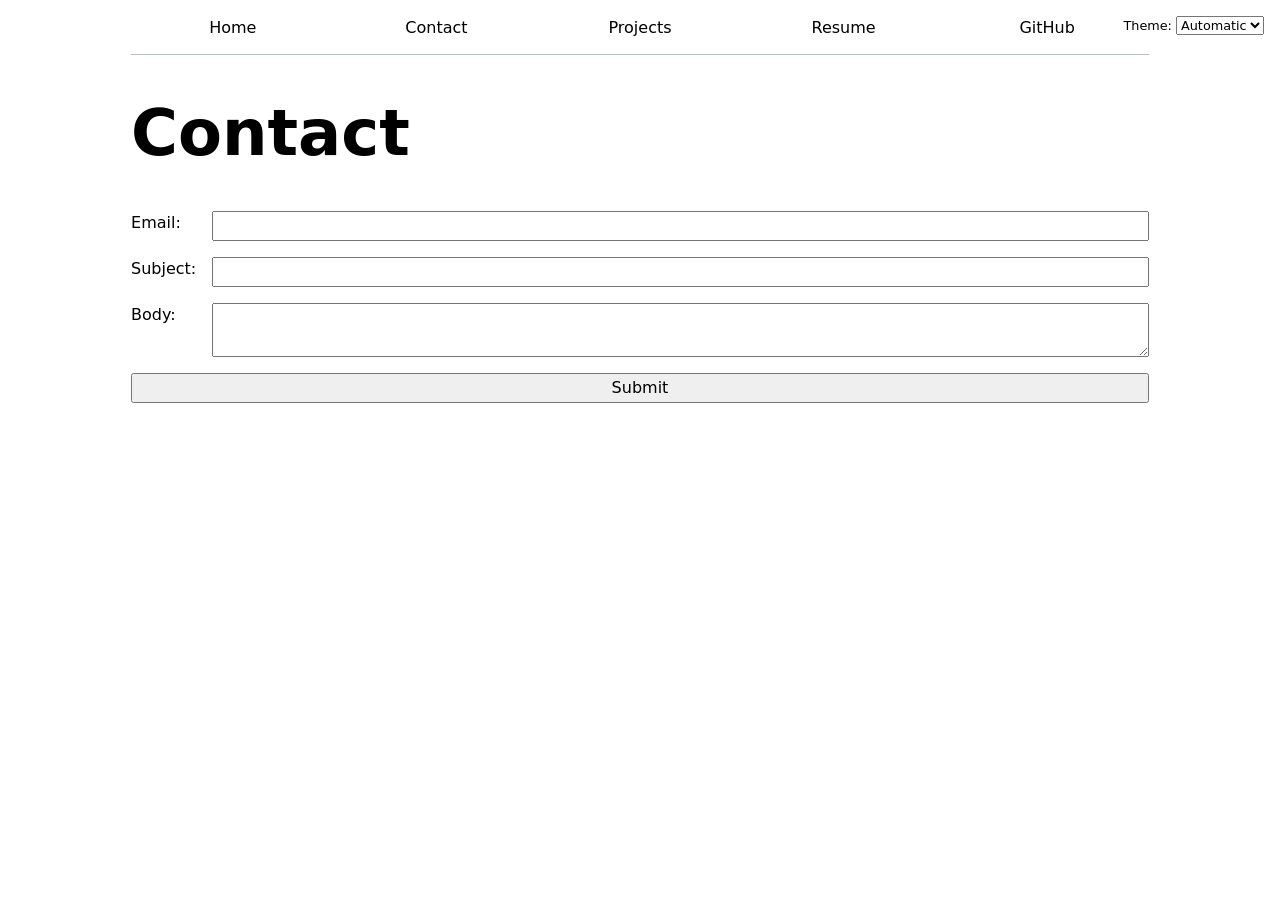
<file: contact/index.html>
<!doctype html>
<html lang="en">
  <head>
    <meta charset="UTF-8" />
    <meta name="viewport" content="width=device-width, initial-scale=1.0" />
    <title>Contact</title>
    <link rel="stylesheet" href="../style.css" />
  </head>
  <body>
    <h1>Contact</h1>
    <form action="mailto:vin028@ucsd.edu" method="POST" enctype="text/plain">
      <label>
        <span>Email:</span>
        <input id="email" type="email" name="email" />
      </label>
      <label>
        <span>Subject:</span>
        <input id="subject" type="text" name="subject" />
      </label>
      <label>
        <span>Body:</span>
        <textarea id="body" name="body"></textarea>
      </label>
      <button type="submit">Submit</button>
    </form>
    <script type="module" src="../global.js"></script>
  </body>
</html>
</file>
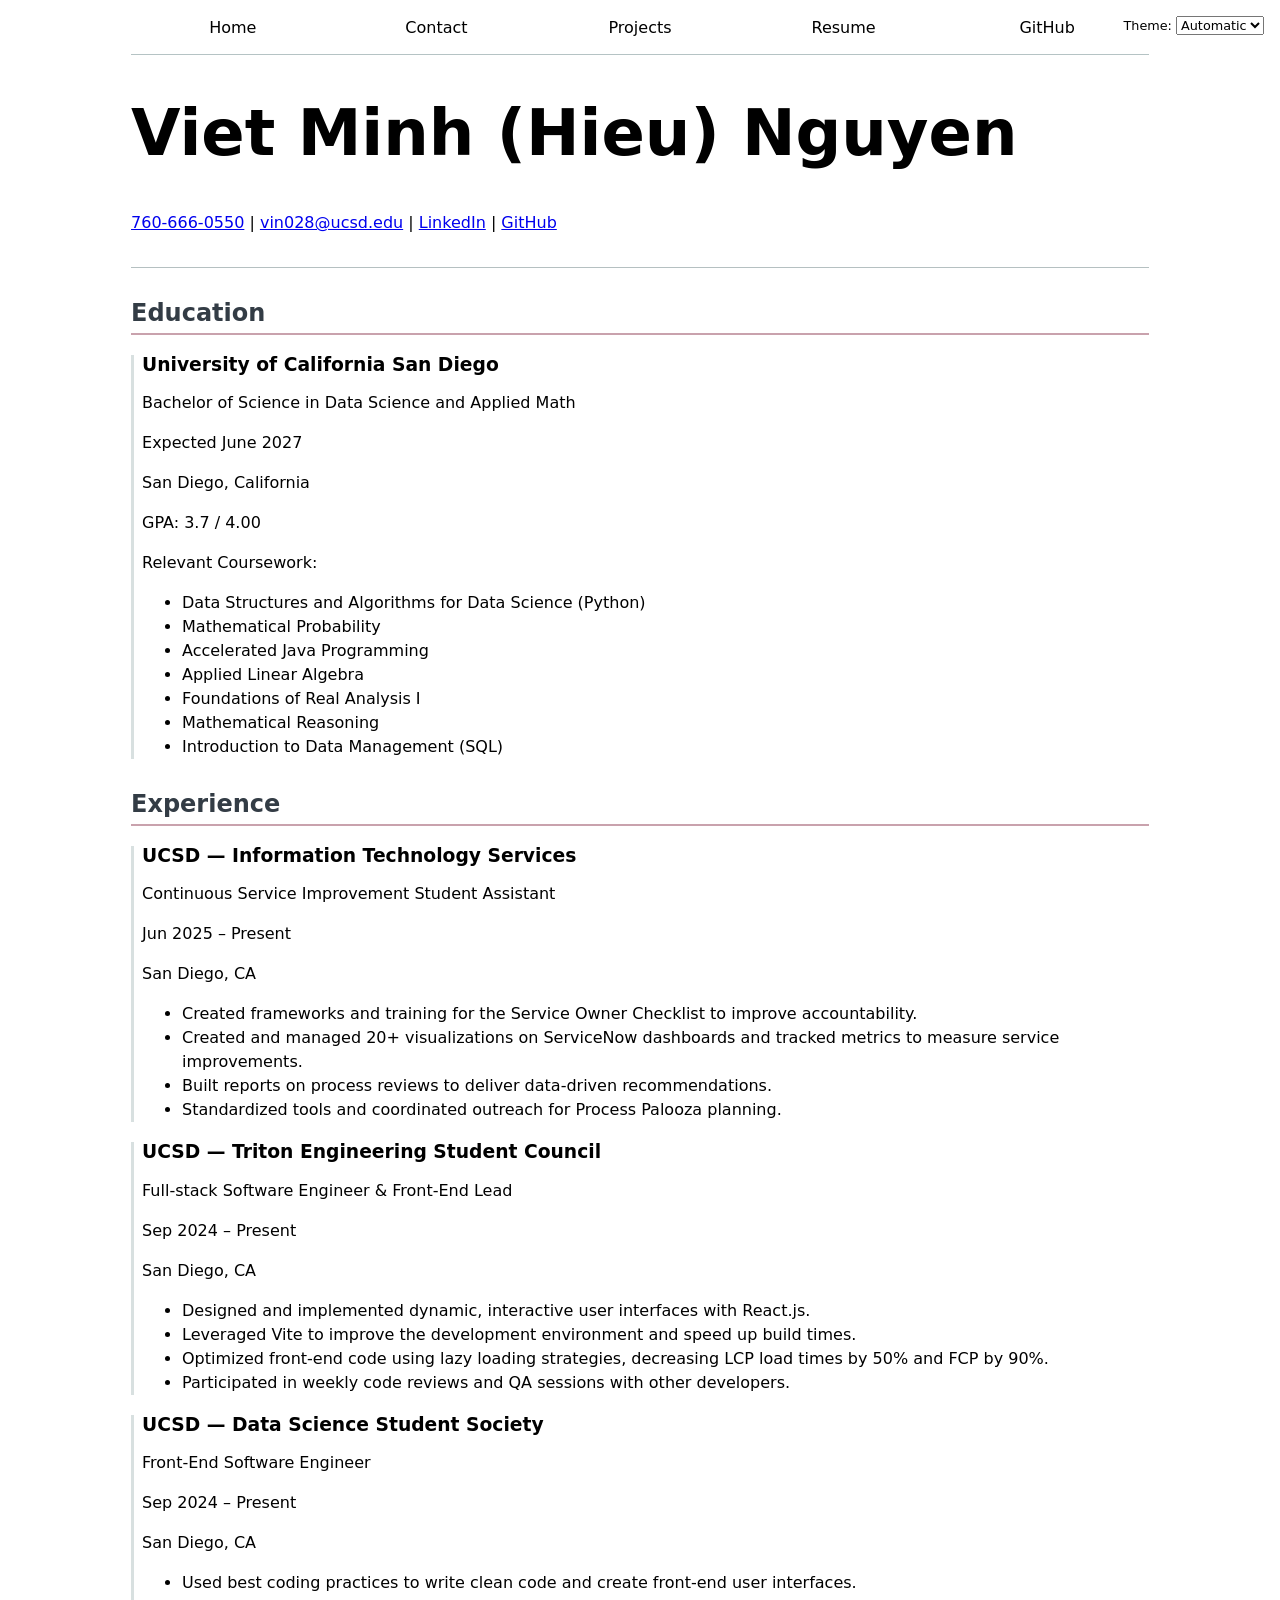
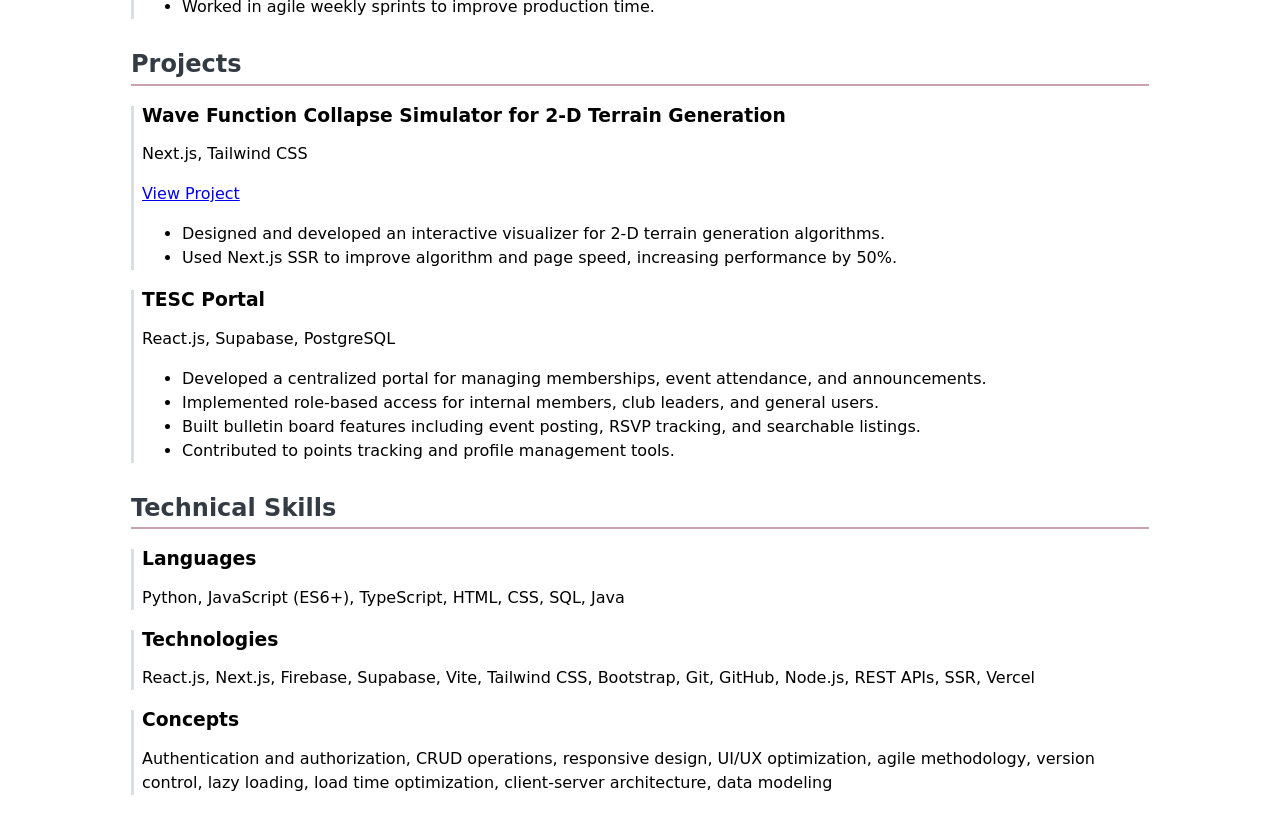
<file: resume/index.html>
<!doctype html>
<html lang="en">
  <head>
    <meta charset="UTF-8" />
    <meta name="viewport" content="width=device-width, initial-scale=1.0" />
    <title>Resume - Viet Minh Nguyen</title>
    <link rel="stylesheet" href="../style.css" />
  </head>
  <body>
    <main>
      <header>
        <h1>Viet Minh (Hieu) Nguyen</h1>
        <p>
          <a href="tel:7606660550">760-666-0550</a> |
          <a href="mailto:vin028@ucsd.edu">vin028@ucsd.edu</a> |
          <a href="https://linkedin.com/in/vietminhhieunguyen/" target="_blank">LinkedIn</a> |
          <a href="https://github.com/Jaerinx" target="_blank">GitHub</a>
        </p>
      </header>

      <section aria-labelledby="education-heading">
        <h2 id="education-heading">Education</h2>
        <article>
          <header>
            <h3>University of California San Diego</h3>
            <p>Bachelor of Science in Data Science and Applied Math</p>
            <p>
              <time datetime="2027-06">Expected June 2027</time>
            </p>
          </header>
          <p>San Diego, California</p>
          <p>GPA: 3.7 / 4.00</p>
          <p>Relevant Coursework:</p>
          <ul>
            <li>Data Structures and Algorithms for Data Science (Python)</li>
            <li>Mathematical Probability</li>
            <li>Accelerated Java Programming</li>
            <li>Applied Linear Algebra</li>
            <li>Foundations of Real Analysis I</li>
            <li>Mathematical Reasoning</li>
            <li>Introduction to Data Management (SQL)</li>
          </ul>
        </article>
      </section>

      <section aria-labelledby="experience-heading">
        <h2 id="experience-heading">Experience</h2>

        <article>
          <header>
            <h3>UCSD — Information Technology Services</h3>
            <p>Continuous Service Improvement Student Assistant</p>
            <p>
              <time datetime="2025-06">Jun 2025</time> –
              <time datetime="present">Present</time>
            </p>
          </header>
          <p>San Diego, CA</p>
          <ul>
            <li>
              Created frameworks and training for the Service Owner Checklist to improve
              accountability.
            </li>
            <li>
              Created and managed 20+ visualizations on ServiceNow dashboards and tracked metrics to
              measure service improvements.
            </li>
            <li>Built reports on process reviews to deliver data-driven recommendations.</li>
            <li>Standardized tools and coordinated outreach for Process Palooza planning.</li>
          </ul>
        </article>

        <article>
          <header>
            <h3>UCSD — Triton Engineering Student Council</h3>
            <p>Full-stack Software Engineer &amp; Front-End Lead</p>
            <p>
              <time datetime="2024-09">Sep 2024</time> –
              <time datetime="present">Present</time>
            </p>
          </header>
          <p>San Diego, CA</p>
          <ul>
            <li>Designed and implemented dynamic, interactive user interfaces with React.js.</li>
            <li>Leveraged Vite to improve the development environment and speed up build times.</li>
            <li>
              Optimized front-end code using lazy loading strategies, decreasing LCP load times by
              50% and FCP by 90%.
            </li>
            <li>Participated in weekly code reviews and QA sessions with other developers.</li>
          </ul>
        </article>

        <article>
          <header>
            <h3>UCSD — Data Science Student Society</h3>
            <p>Front-End Software Engineer</p>
            <p>
              <time datetime="2024-09">Sep 2024</time> –
              <time datetime="present">Present</time>
            </p>
          </header>
          <p>San Diego, CA</p>
          <ul>
            <li>
              Used best coding practices to write clean code and create front-end user interfaces.
            </li>
            <li>Worked in agile weekly sprints to improve production time.</li>
          </ul>
        </article>
      </section>

      <section aria-labelledby="projects-heading">
        <h2 id="projects-heading">Projects</h2>

        <article>
          <header>
            <h3>Wave Function Collapse Simulator for 2-D Terrain Generation</h3>
            <p>Next.js, Tailwind CSS</p>
            <p>
              <a href="https://jaerinx.github.io/2dterrain/" target="_blank"> View Project </a>
            </p>
          </header>
          <ul>
            <li>
              Designed and developed an interactive visualizer for 2-D terrain generation
              algorithms.
            </li>
            <li>
              Used Next.js SSR to improve algorithm and page speed, increasing performance by 50%.
            </li>
          </ul>
        </article>

        <article>
          <header>
            <h3>TESC Portal</h3>
            <p>React.js, Supabase, PostgreSQL</p>
          </header>
          <ul>
            <li>
              Developed a centralized portal for managing memberships, event attendance, and
              announcements.
            </li>
            <li>
              Implemented role-based access for internal members, club leaders, and general users.
            </li>
            <li>
              Built bulletin board features including event posting, RSVP tracking, and searchable
              listings.
            </li>
            <li>Contributed to points tracking and profile management tools.</li>
          </ul>
        </article>
      </section>

      <section aria-labelledby="skills-heading">
        <h2 id="skills-heading">Technical Skills</h2>
        <article>
          <h3>Languages</h3>
          <p>Python, JavaScript (ES6+), TypeScript, HTML, CSS, SQL, Java</p>
        </article>

        <article>
          <h3>Technologies</h3>
          <p>
            React.js, Next.js, Firebase, Supabase, Vite, Tailwind CSS, Bootstrap, Git, GitHub,
            Node.js, REST APIs, SSR, Vercel
          </p>
        </article>

        <article>
          <h3>Concepts</h3>
          <p>
            Authentication and authorization, CRUD operations, responsive design, UI/UX
            optimization, agile methodology, version control, lazy loading, load time optimization,
            client-server architecture, data modeling
          </p>
        </article>
      </section>
    </main>
    <script type="module" src="../global.js"></script>
  </body>
</html>
</file>
<file: style.css>
:root {
  --color-accent: oklch(65% 50% 0);
}

html {
  color-scheme: light dark;
  accent-color: var(--color-accent);
}

body {
  font: 100%/1.5 system-ui;
  max-width: 100ch;
  margin-inline: auto;
  padding-inline: 1em;
}

nav {
  --border-color: oklch(50% 10% 200 / 40%);
  display: flex;
  margin-bottom: 1em;
  border-bottom: 1px solid;
  border-bottom-color: var(--border-color);
}

nav a {
  flex: 1;
  text-decoration: none;
  color: inherit;
  text-align: center;
  padding: 0.5em;
  border-bottom: 0.4em solid transparent;
  box-sizing: border-box;
}

nav a.current {
  border-bottom-color: var(--border-color);
  padding-bottom: 0.1em;
}

nav a:hover {
  border-bottom-color: var(--color-accent);
  background-color: color-mix(in oklch, var(--color-accent), canvas 85%);
}

input,
textarea,
button,
select {
  font: inherit;
}

.color-scheme {
  position: absolute;
  top: 1rem;
  right: 1rem;
  font-size: 80%;
  font-family: inherit;
}

form {
  display: grid;
  grid-template-columns: auto 1fr;
  gap: 1em;
}

form label {
  display: grid;
  grid-template-columns: subgrid;
  grid-column: 1 / -1;
}

form button {
  grid-column: 1 / -1;
}

h1 {
  font-size: 400%;
}

h1,
h2,
h3,
h4,
h5,
h6 {
  line-height: 1.1;
  text-wrap: balance;
}

.projects {
  display: grid;
  grid-template-columns: repeat(auto-fill, minmax(15em, 1fr));
  gap: 1em;
}

.projects article {
  display: grid;
  grid-template-rows: subgrid;
  grid-row: span 3;
}

.projects article :is(h1, h2, h3, h4, h5, h6) {
  margin: 0;
}

.projects img {
  max-width: 100%;
  height: auto;
}

main > header {
  margin-bottom: 2em;
  padding-bottom: 1em;
  border-bottom: 1px solid oklch(80% 3% 200);
}

main > section {
  margin-block: 2em;
}

main > section > h2 {
  color: oklch(35% 0.02 250);
  margin-block: 0 0.75em;
  padding-bottom: 0.25em;
  border-bottom: 2px solid oklch(from var(--color-accent) 75% 12% h);
}

main article {
  margin-block: 1.25em;
  padding-inline-start: 0.5em;
  border-inline-start: 3px solid oklch(90% 2% 200);
}

main article h3 {
  margin-block: 0 0.35em;
}

#profile-stats dl {
  display: grid;
  grid-template-columns: repeat(4, 1fr);
  gap: 0.25rem 1rem;
}

#profile-stats dt {
  grid-row: 1;
  font-weight: 600;
}

#profile-stats dd {
  grid-row: 2;
  margin: 0;
}
</file>
